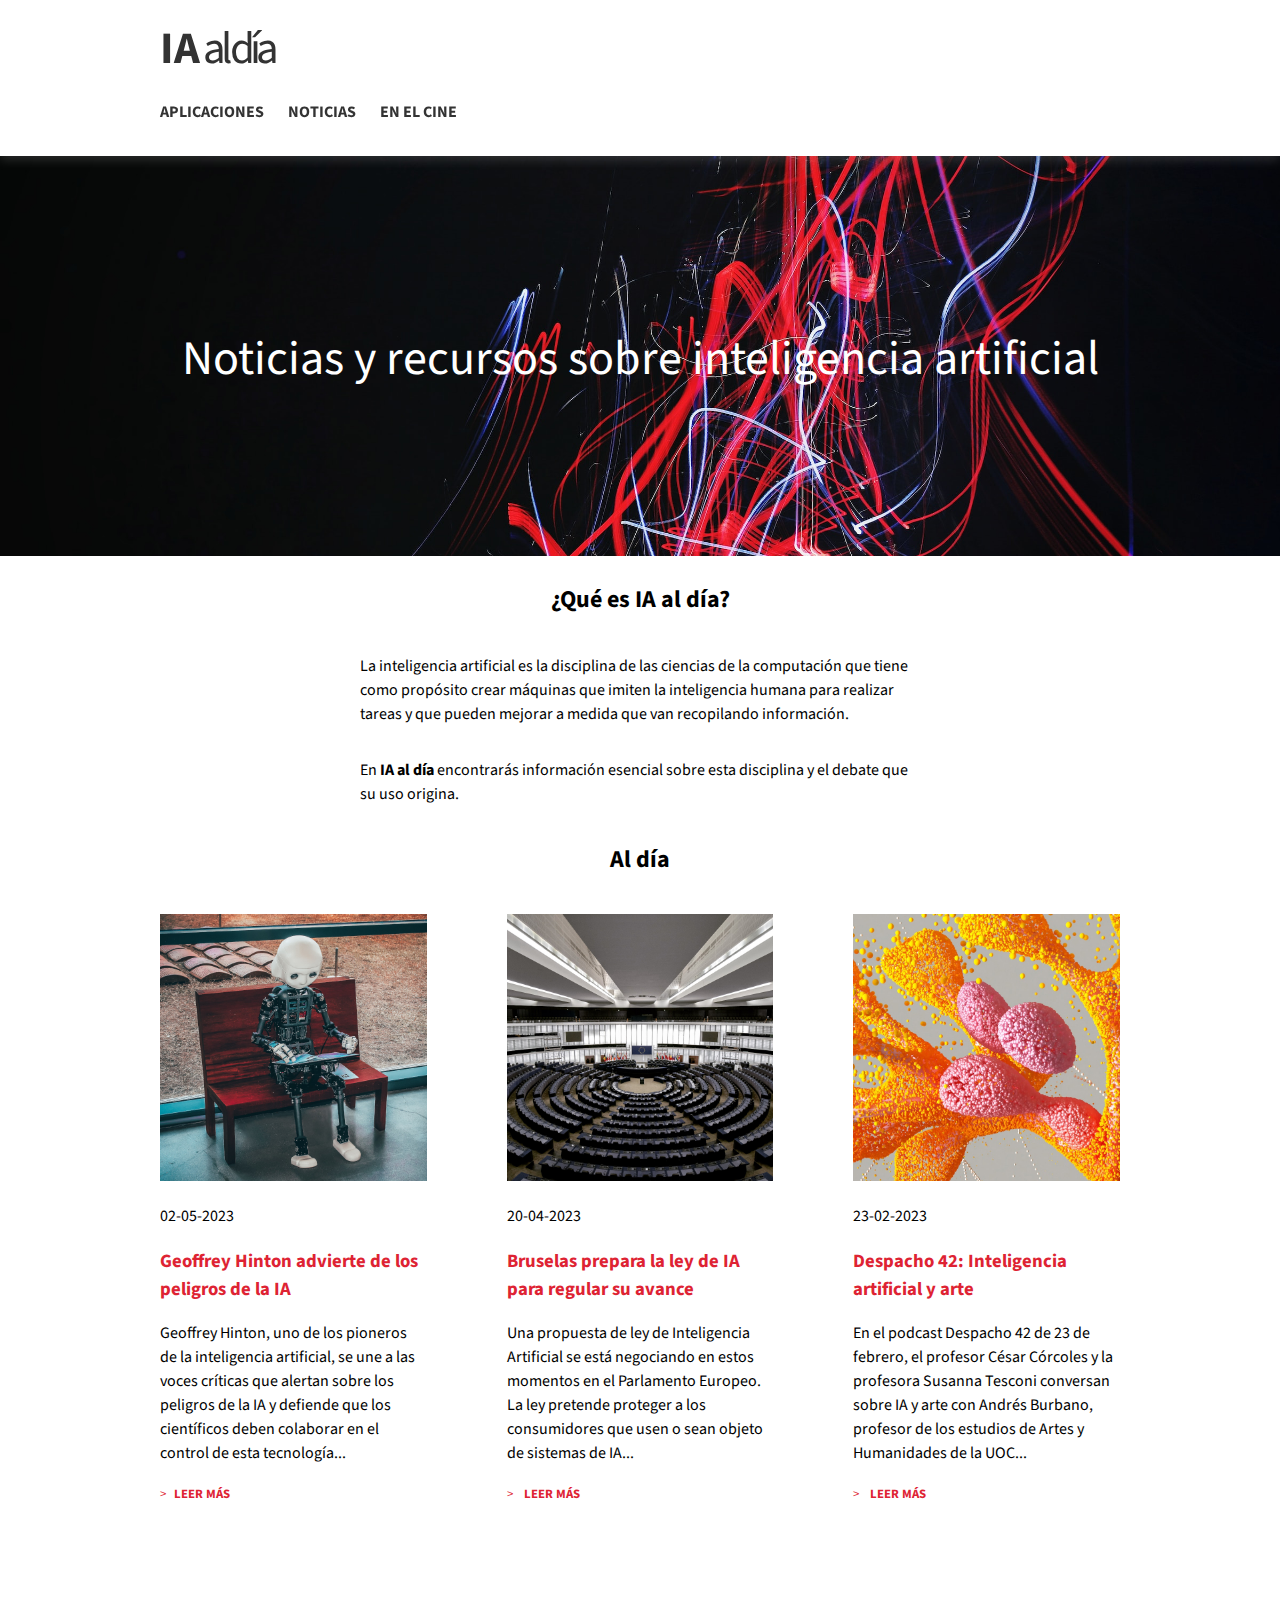
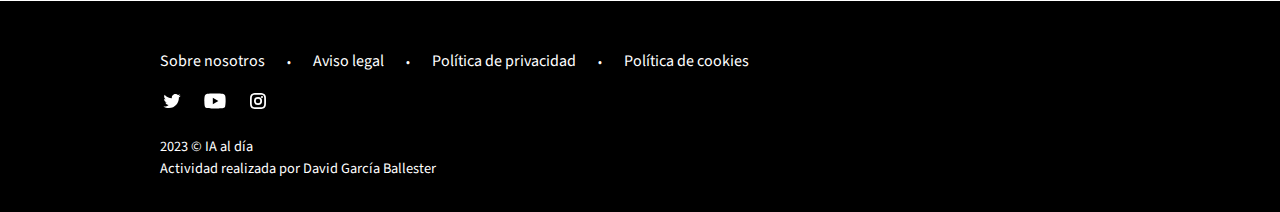
<file: index.html>
<!DOCTYPE html>
<html lang="en">
  <head>
    <meta charset="UTF-8" />
    <link rel="shortcut icon" href="img/favicon.ico" type="image/x-icon" />
    <link rel="stylesheet" href="style.css" />
    <meta name="viewport" content="width=device-width, initial-scale=1.0" />
    <title>IA al día</title>
  </head>
  <body>
    <header>
      <div>
        <a href="index.html" class="logo"><span>IA</span> al día</a>
        <nav>
          <ul class="menu">
            <li><a href="aplicaciones.html">Aplicaciones</a></li>
            <li><a href="#">Noticias</a></li>
            <li><a href="en-el-cine.html">En el cine</a></li>
          </ul>
        </nav>
      </div>
    </header>

    <main class="main-index">
      <section class="container-imagen-hero">
        <picture>
          <source srcset="img/bg-hero-home.jpg" media="(min-width: 768px)" />
          <img
            src="img/bg-hero-home-m.jpg"
            alt="Imagen IA"
            class="imagen-hero"
          />
        </picture>
        <span class="texto-imagen-hero"
          >Noticias y recursos sobre inteligencia artificial</span
        >
      </section>

      <section class="que-es-ia">
        <h2>¿Qué es IA al día?</h2>
        <p>
          La inteligencia artificial es la disciplina de las ciencias de la
          computación que tiene como propósito crear máquinas que imiten la
          inteligencia humana para realizar tareas y que pueden mejorar a medida
          que van recopilando información.
        </p>
        <p>
          En <b>IA al día</b> encontrarás información esencial sobre esta
          disciplina y el debate que su uso origina.
        </p>
      </section>

      <section class="al-dia">
        <h2>Al día</h2>
        <div class="container-noticias">
          <div>
            <figure>
              <img
                src="img/n-geoffrey-hinton.jpg"
                alt="Un robot sentado en un banco"
              />
              <figcaption>
                <p>02-05-2023</p>
                <h3 class="enlace-titular">
                  Geoffrey Hinton advierte de los peligros de la IA
                </h3>
                <p>
                  Geoffrey Hinton, uno de los pioneros de la inteligencia
                  artificial, se une a las voces críticas que alertan sobre los
                  peligros de la IA y defiende que los científicos deben
                  colaborar en el control de esta tecnología...
                </p>
                <a href="#" class="enlace-leer-mas"><span>&gt;</span>Leer más</a>
              </figcaption>
            </figure>
          </div>

          <div>
            <figure>
              <img src="img/n-ue-ia.jpg" alt="Sala de eventos" />
              <figcaption>
                <p>20-04-2023</p>
                <h3 class="enlace-titular">
                  Bruselas prepara la ley de IA para regular su avance
                </h3>
                <p>
                  Una propuesta de ley de Inteligencia Artificial se está
                  negociando en estos momentos en el Parlamento Europeo. La ley
                  pretende proteger a los consumidores que usen o sean objeto de
                  sistemas de IA...
                </p>
                <a href="#" class="enlace-leer-mas"><span>&gt; </span>Leer más</a>
              </figcaption>
            </figure>
          </div>

          <div>
            <figure>
              <img
                src="img/n-despacho42.jpg"
                alt="ADN de color naranja y hecho de bolitas pequeñas"
              />
              <figcaption>
                <p>23-02-2023</p>
                <h3 class="enlace-titular">
                  Despacho 42: Inteligencia artificial y arte
                </h3>
                <p>
                  En el podcast Despacho 42 de 23 de febrero, el profesor César
                  Córcoles y la profesora Susanna Tesconi conversan sobre IA y
                  arte con Andrés Burbano, profesor de los estudios de Artes y
                  Humanidades de la UOC...
                </p>
                <a href="despacho-42.html" class="enlace-leer-mas"
                  ><span>&gt; </span>Leer más</a
                >
              </figcaption>
            </figure>
          </div>
        </div>
      </section>
    </main>

    <footer>
      <div>
        <ul class="menu-footer">
          <li><a href="#">Sobre nosotros</a></li>
          <li><a href="#">Aviso legal</a></li>
          <li><a href="#">Política de privacidad</a></li>
          <li><a href="#">Política de cookies</a></li>
        </ul>
        <ul class="redes-sociales">
          <li>
            <a href="#"><img src="img/twitter.svg" alt="Twitter" /></a>
          </li>
          <li>
            <a href="#"><img src="img/youtube.svg" alt="Youtube" /></a>
          </li>
          <li>
            <a href="#"><img src="img/instagram.svg" alt="Instagram" /></a>
          </li>
        </ul>
        <p>2023 © IA al día</p>
        <p>Actividad realizada por David García Ballester</p>
      </div>
    </footer>
  </body>
</html>
</file>
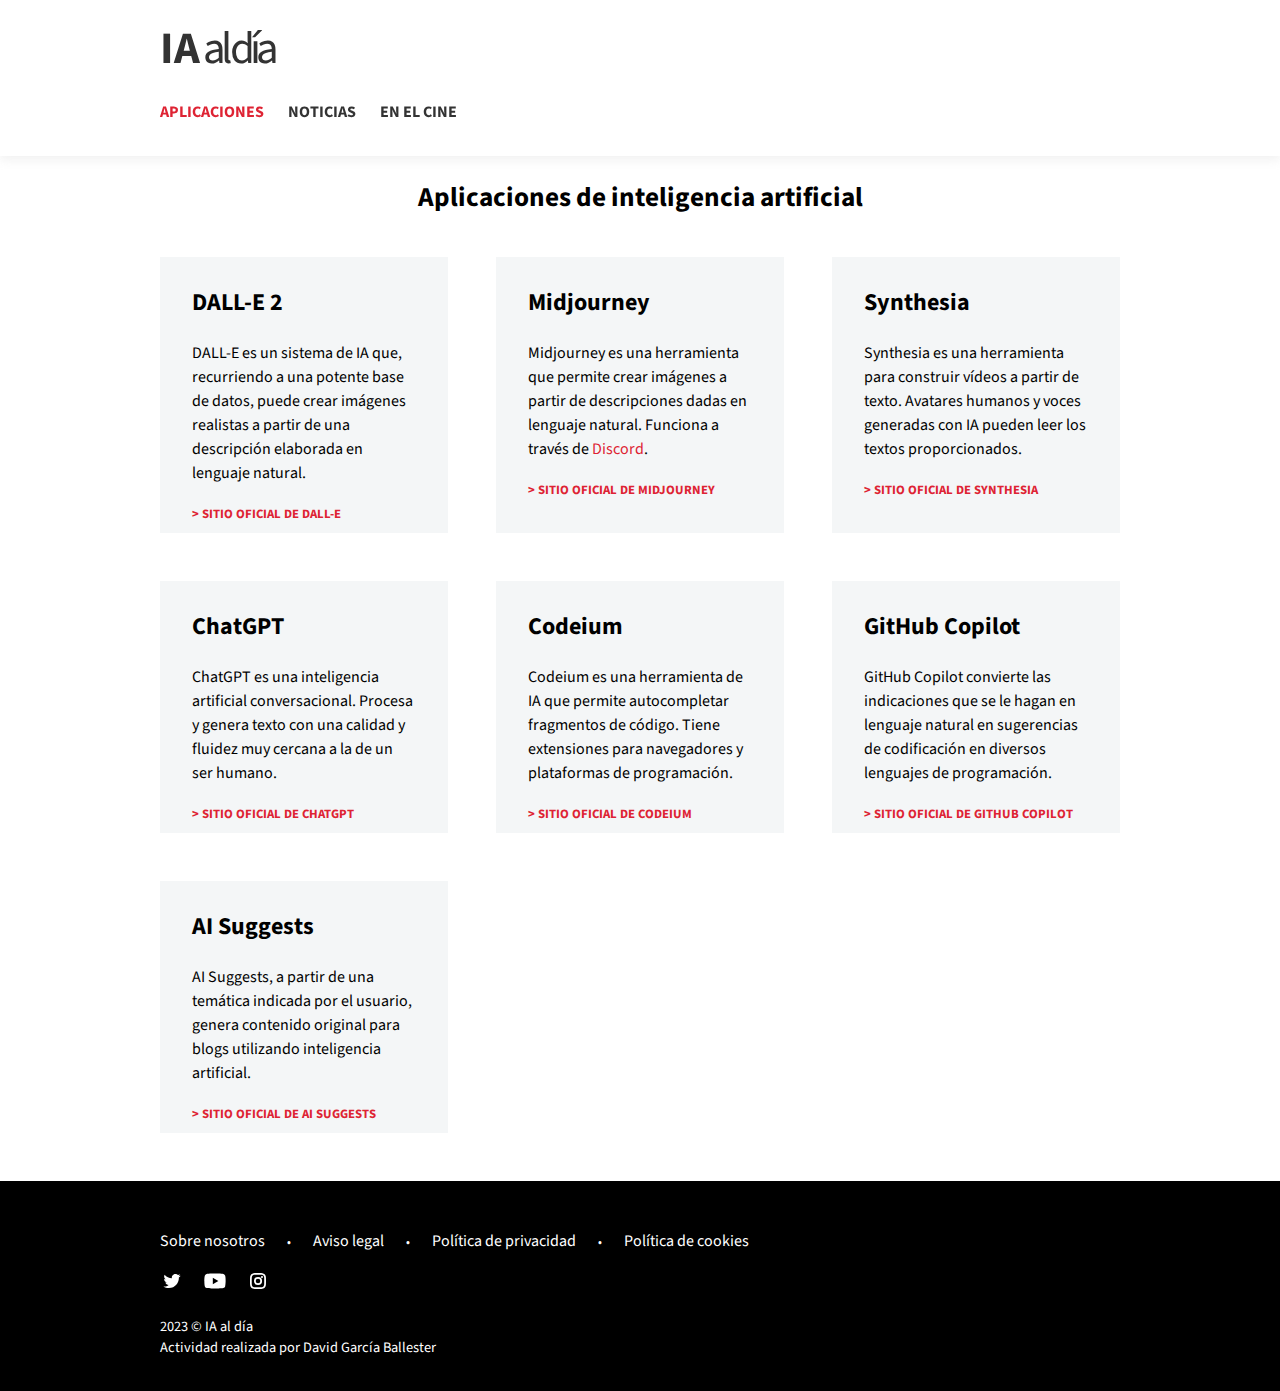
<file: aplicaciones.html>
<!DOCTYPE html>
<html lang="en">
  <head>
    <meta charset="UTF-8" />
    <link rel="shortcut icon" href="img/favicon.ico" type="image/x-icon" />
    <link rel="stylesheet" href="style.css" />
    <meta name="viewport" content="width=device-width, initial-scale=1.0" />
    <title>IA al día</title>
  </head>
  <body>
    <header>
      <div>
        <a href="index.html" class="logo"><span>IA</span> al día</a>
        <nav>
          <ul class="menu">
            <li>
              <a href="aplicaciones.html" class="destacado">Aplicaciones</a>
            </li>
            <li><a href="#">Noticias</a></li>
            <li><a href="en-el-cine.html">En el cine</a></li>
          </ul>
        </nav>
      </div>
    </header>

    <main>
      <div class="container-main centrado">
        <h2 class="texto-centrado titulo-principal">
          Aplicaciones de inteligencia artificial
        </h2>
        <div class="container-grid">
          <div class="tarjeta">
            <h2>DALL-E 2</h2>
            <p>
              DALL-E es un sistema de IA que, recurriendo a una potente base de
              datos, puede crear imágenes realistas a partir de una descripción
              elaborada en lenguaje natural.
            </p>
            <a
              href="https://openai.com/product/dall-e-2"
              class="enlace-leer-mas"
              ><span>&gt; </span>Sitio oficial de DALL-E</a
            >
          </div>

          <div class="tarjeta">
            <h2>Midjourney</h2>
            <p>
              Midjourney es una herramienta que permite crear imágenes a partir
              de descripciones dadas en lenguaje natural. Funciona a través de
              <a href="https://discord.com" class="enlace-texto">Discord</a>.
            </p>
            <a href="https://discord.com" class="enlace-leer-mas"
              ><span>&gt; </span>Sitio oficial de Midjourney</a
            >
          </div>

          <div class="tarjeta">
            <h2>Synthesia</h2>
            <p>
              Synthesia es una herramienta para construir vídeos a partir de
              texto. Avatares humanos y voces generadas con IA pueden leer los
              textos proporcionados.
            </p>
            <a href="https://www.synthesia.io/" class="enlace-leer-mas"
              ><span>&gt; </span>Sitio oficial de Synthesia</a
            >
          </div>

          <div class="tarjeta">
            <h2>ChatGPT</h2>
            <p>
              ChatGPT es una inteligencia artificial conversacional. Procesa y
              genera texto con una calidad y fluidez muy cercana a la de un ser
              humano.
            </p>
            <a href="https://chat.openai.com/" class="enlace-leer-mas"
              ><span>&gt; </span>Sitio oficial de ChatGPT</a
            >
          </div>

          <div class="tarjeta">
            <h2>Codeium</h2>
            <p>
              Codeium es una herramienta de IA que permite autocompletar
              fragmentos de código. Tiene extensiones para navegadores y
              plataformas de programación.
            </p>
            <a href="https://codeium.com/" class="enlace-leer-mas"
              ><span>&gt; </span>Sitio oficial de Codeium</a
            >
          </div>

          <div class="tarjeta">
            <h2>GitHub Copilot</h2>
            <p>
              GitHub Copilot convierte las indicaciones que se le hagan en
              lenguaje natural en sugerencias de codificación en diversos
              lenguajes de programación.
            </p>
            <a
              href="https://github.com/features/copilot"
              class="enlace-leer-mas"
              ><span>&gt; </span>Sitio oficial de GitHub Copilot</a
            >
          </div>

          <div class="tarjeta">
            <h2>AI Suggests</h2>
            <p>
              AI Suggests, a partir de una temática indicada por el usuario,
              genera contenido original para blogs utilizando inteligencia
              artificial.
            </p>
            <a href="https://ai-suggests.com/" class="enlace-leer-mas"
              ><span>&gt; </span>Sitio oficial de AI Suggests</a
            >
          </div>
        </div>
      </div>
    </main>

    <footer>
      <div>
        <ul class="menu-footer">
          <li><a href="#">Sobre nosotros</a></li>
          <li><a href="#">Aviso legal</a></li>
          <li><a href="#">Política de privacidad</a></li>
          <li><a href="#">Política de cookies</a></li>
        </ul>
        <ul class="redes-sociales">
          <li>
            <a href="#"><img src="img/twitter.svg" alt="Twitter" /></a>
          </li>
          <li>
            <a href="#"><img src="img/youtube.svg" alt="Youtube" /></a>
          </li>
          <li>
            <a href="#"><img src="img/instagram.svg" alt="Instagram" /></a>
          </li>
        </ul>
        <p>2023 © IA al día</p>
        <p>Actividad realizada por David García Ballester</p>
      </div>
    </footer>
  </body>
</html>
</file>
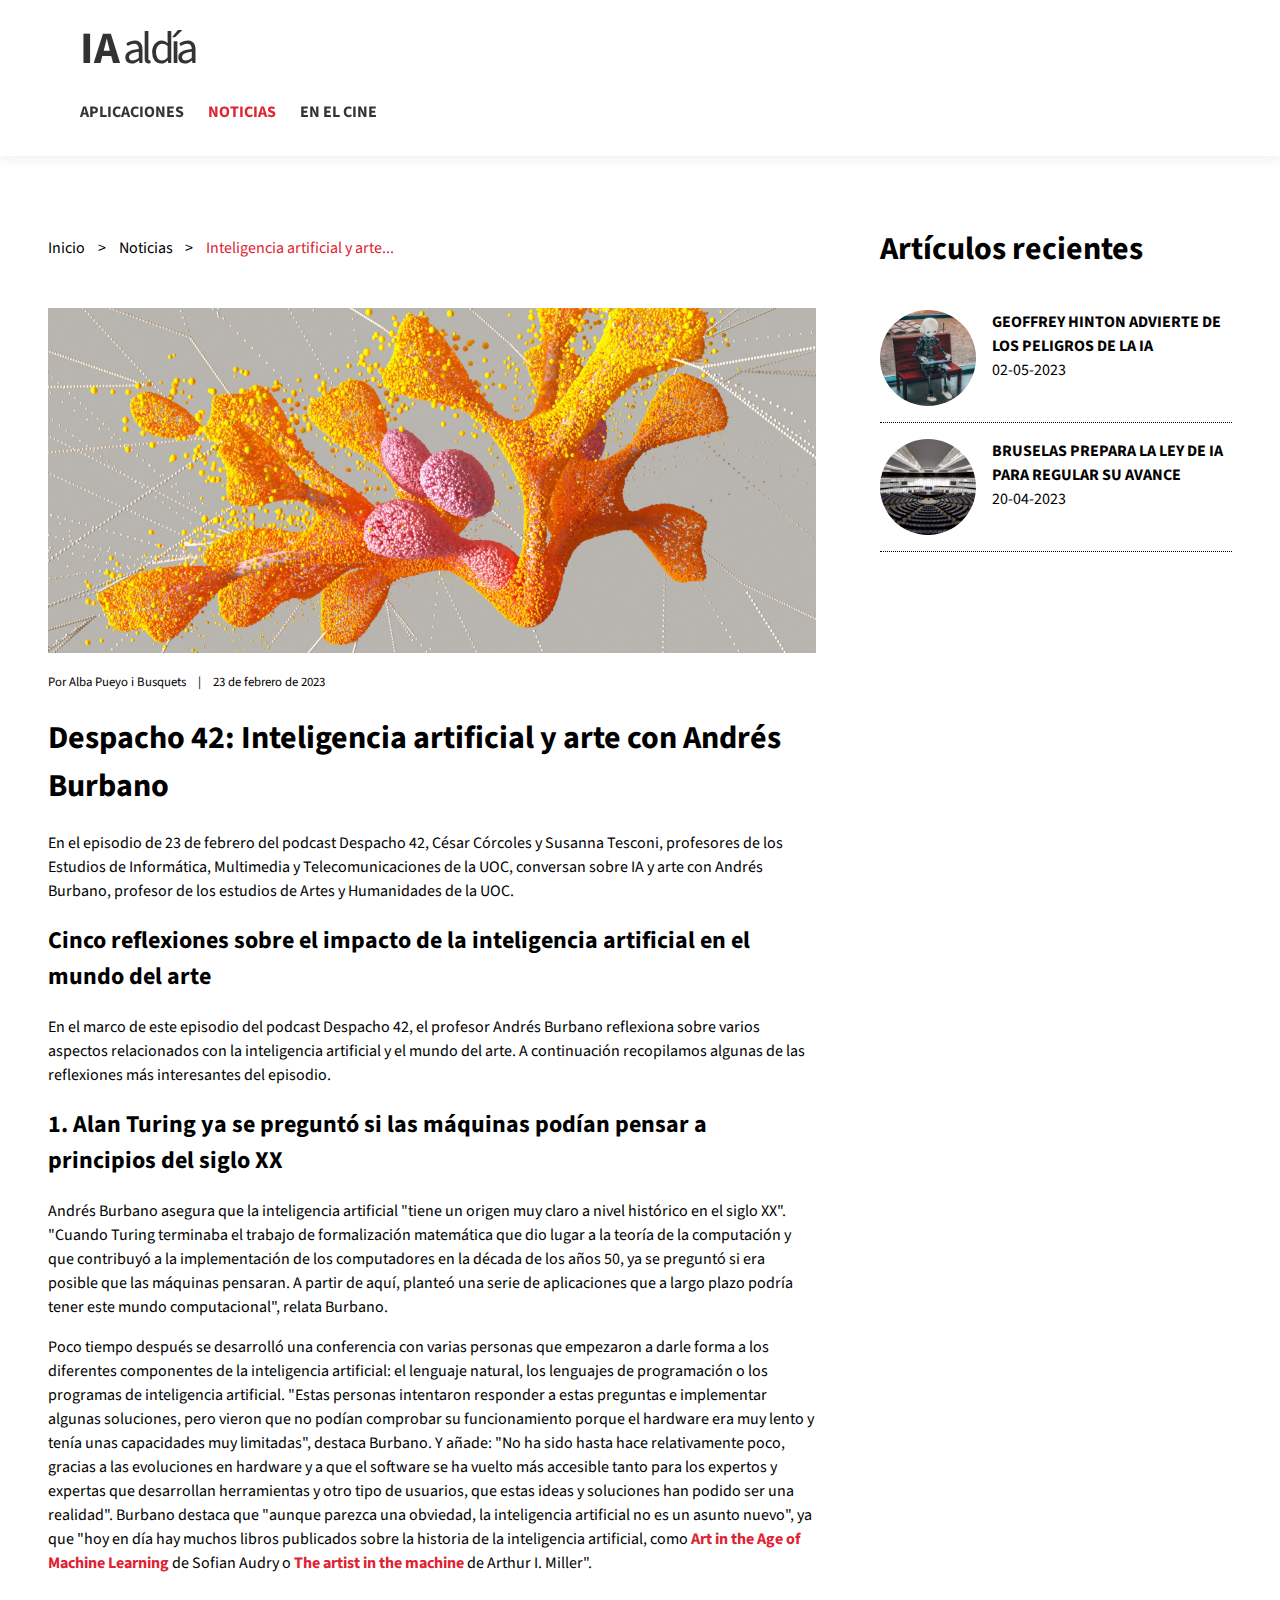
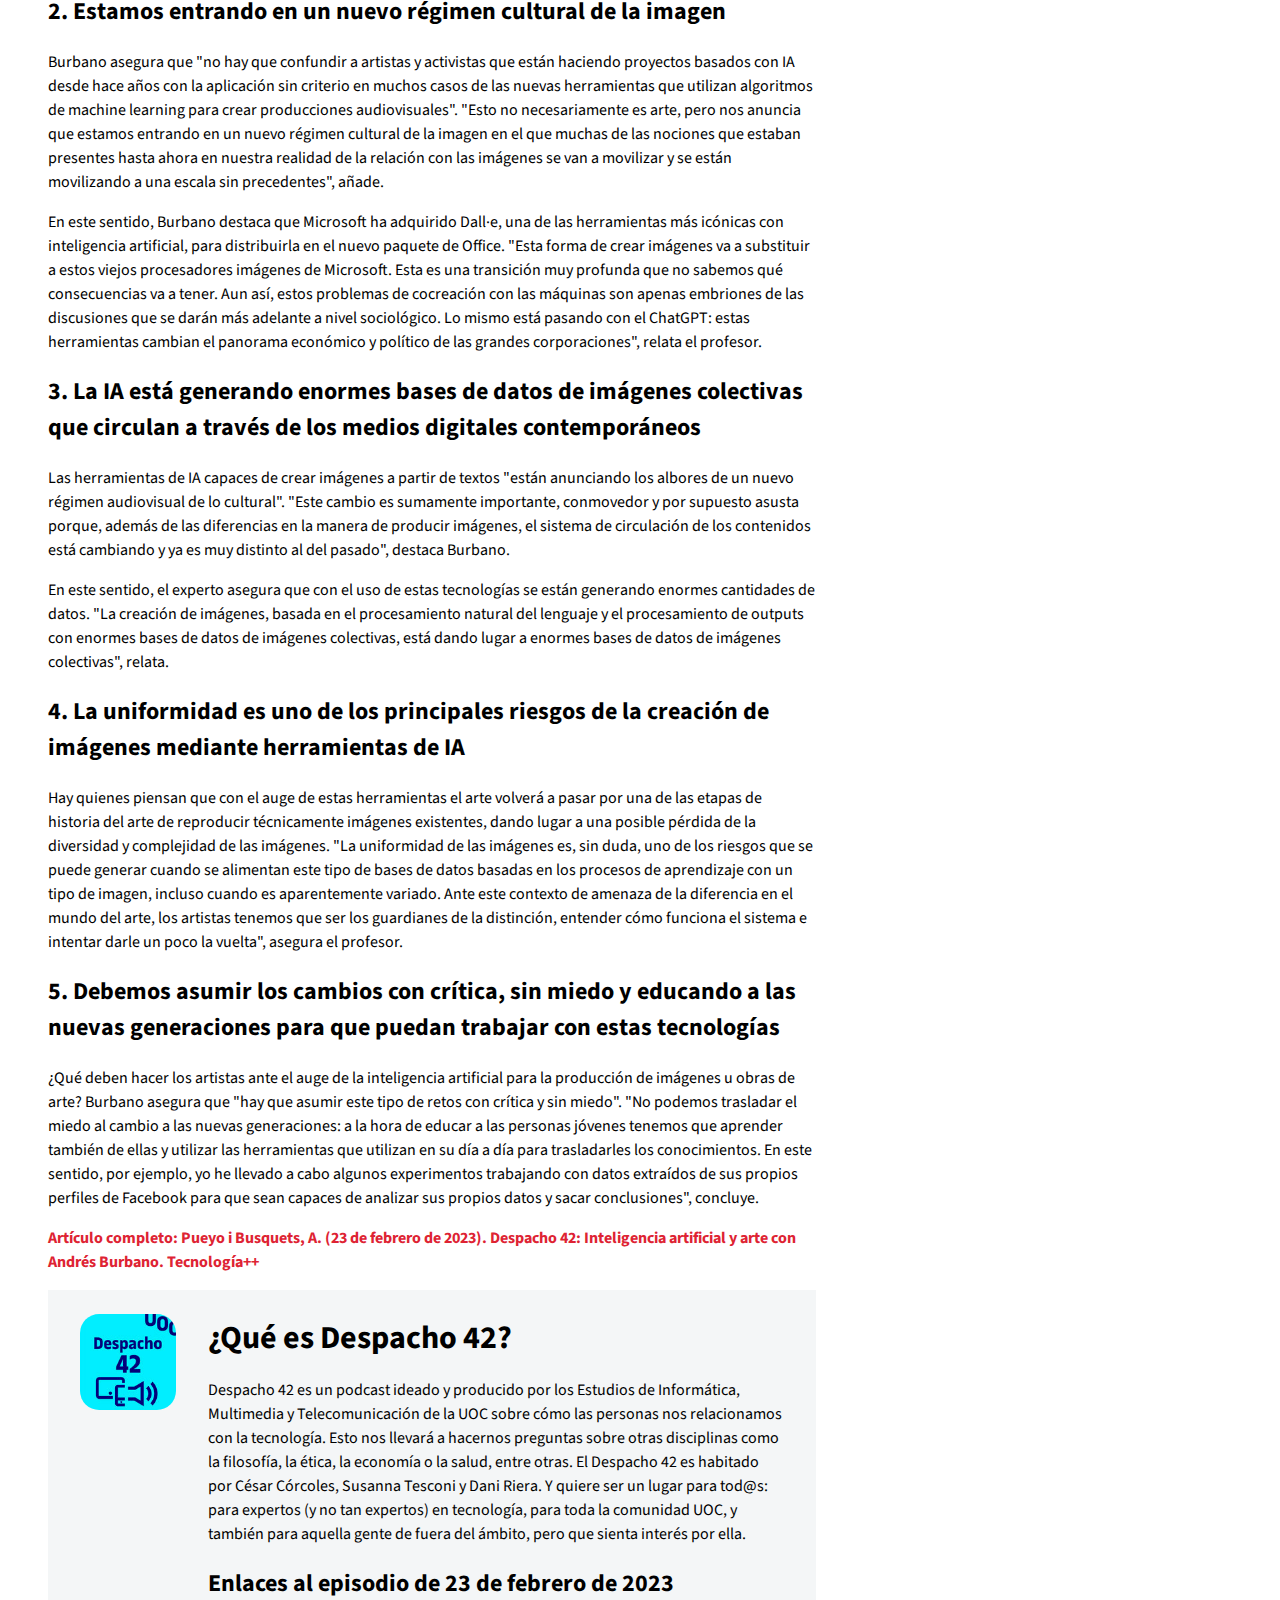
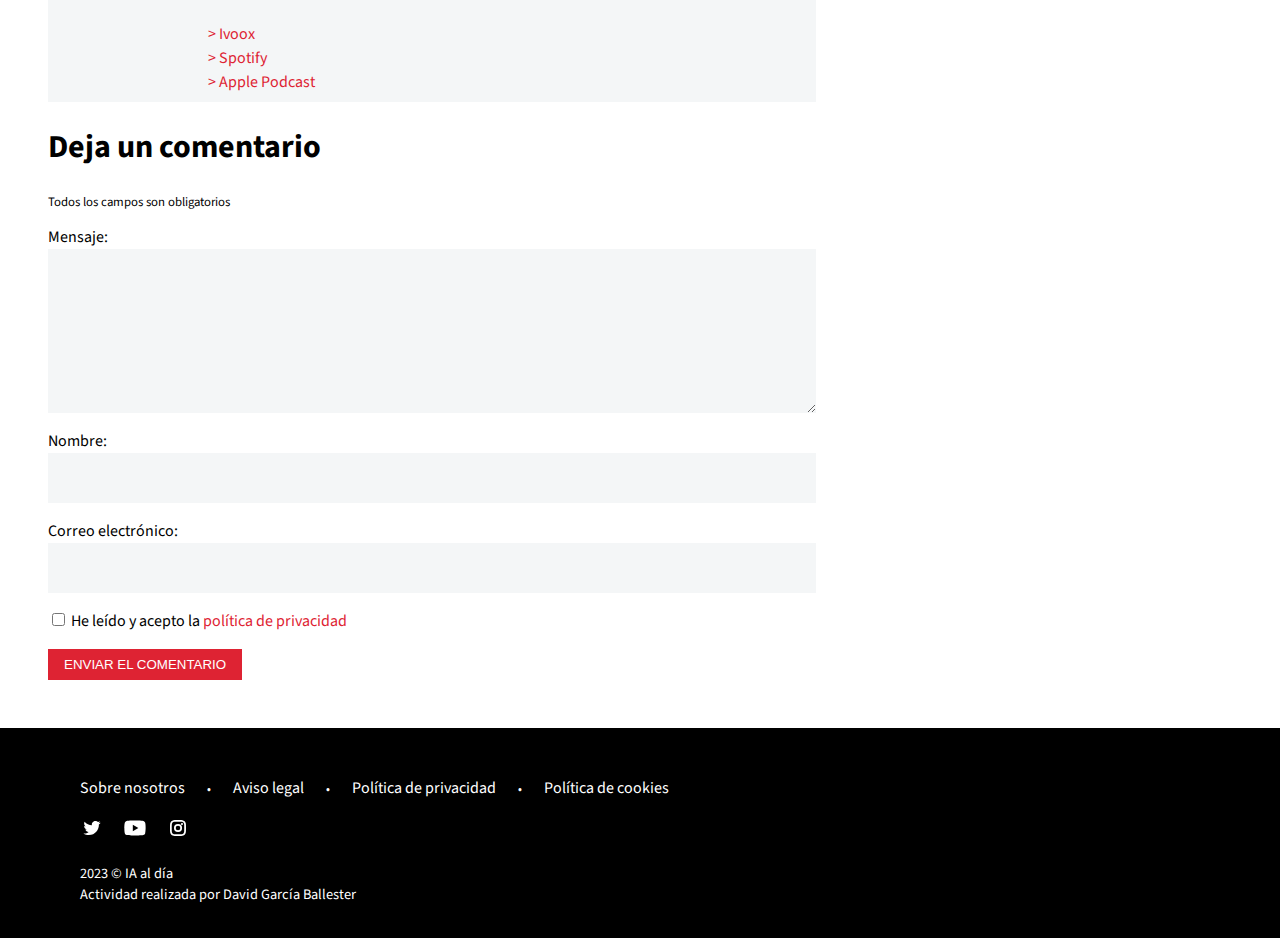
<file: despacho-42.html>
<!DOCTYPE html>
<html lang="en">
  <head>
    <meta charset="UTF-8" />
    <link rel="shortcut icon" href="img/favicon.ico" type="image/x-icon" />
    <link rel="stylesheet" href="style.css" />
    <meta name="viewport" content="width=device-width, initial-scale=1.0" />
    <title>IA al día</title>
  </head>
  <body>
    <header>
      <div class="header-despacho">
        <a href="index.html" class="logo"><span>IA</span> al día</a>
        <nav>
          <ul class="menu">
            <li>
              <a href="aplicaciones.html">Aplicaciones</a>
            </li>
            <li><a href="#" class="destacado">Noticias</a></li>
            <li><a href="en-el-cine.html">En el cine</a></li>
          </ul>
        </nav>
      </div>
    </header>

    <main>
      <div class="container-main container-despacho">
        <div>
          <section class="breadcrumbs">
            <span><a href="index.html">Inicio</a></span>
            <span>></span>
            <span><a href="#">Noticias</a></span>
            <span>></span>
            <span class="destacado">Inteligencia artificial y arte...</span>
          </section>
          <section>
            <figure>
              <img
                src="img/n-despacho42-post.jpg"
                width="100%"
                alt="ADN de color naranja y hecho de bolitas pequeñas"
              />
              <figcaption>
                <p class="small">
                  Por Alba Pueyo i Busquets &nbsp;&nbsp; | &nbsp;&nbsp; 23 de
                  febrero de 2023
                </p>
              </figcaption>
            </figure>
          </section>
          <section>
            <h1>
              Despacho 42: Inteligencia artificial y arte con Andrés Burbano
            </h1>
            <p>
              En el episodio de 23 de febrero del podcast Despacho 42, César
              Córcoles y Susanna Tesconi, profesores de los Estudios de
              Informática, Multimedia y Telecomunicaciones de la UOC, conversan
              sobre IA y arte con Andrés Burbano, profesor de los estudios de
              Artes y Humanidades de la UOC.
            </p>

            <h2>
              Cinco reflexiones sobre el impacto de la inteligencia artificial
              en el mundo del arte
            </h2>
            <p>
              En el marco de este episodio del podcast Despacho 42, el profesor
              Andrés Burbano reflexiona sobre varios aspectos relacionados con
              la inteligencia artificial y el mundo del arte. A continuación
              recopilamos algunas de las reflexiones más interesantes del
              episodio.
            </p>

            <h2>
              1. Alan Turing ya se preguntó si las máquinas podían pensar a
              principios del siglo XX
            </h2>
            <p>
              Andrés Burbano asegura que la inteligencia artificial "tiene un
              origen muy claro a nivel histórico en el siglo XX". "Cuando Turing
              terminaba el trabajo de formalización matemática que dio lugar a
              la teoría de la computación y que contribuyó a la implementación
              de los computadores en la década de los años 50, ya se preguntó si
              era posible que las máquinas pensaran. A partir de aquí, planteó
              una serie de aplicaciones que a largo plazo podría tener este
              mundo computacional", relata Burbano.
            </p>
            <p>
              Poco tiempo después se desarrolló una conferencia con varias
              personas que empezaron a darle forma a los diferentes componentes
              de la inteligencia artificial: el lenguaje natural, los lenguajes
              de programación o los programas de inteligencia artificial. "Estas
              personas intentaron responder a estas preguntas e implementar
              algunas soluciones, pero vieron que no podían comprobar su
              funcionamiento porque el hardware era muy lento y tenía unas
              capacidades muy limitadas", destaca Burbano. Y añade: "No ha sido
              hasta hace relativamente poco, gracias a las evoluciones en
              hardware y a que el software se ha vuelto más accesible tanto para
              los expertos y expertas que desarrollan herramientas y otro tipo
              de usuarios, que estas ideas y soluciones han podido ser una
              realidad". Burbano destaca que "aunque parezca una obviedad, la
              inteligencia artificial no es un asunto nuevo", ya que "hoy en día
              hay muchos libros publicados sobre la historia de la inteligencia
              artificial, como
              <a
                href="https://mitpress.mit.edu/9780262046183/art-in-the-age-of-machine-learning/"
                class="enlace-texto"
                >Art in the Age of Machine Learning</a
              >
              de Sofian Audry o
              <a href="https://www.artistinthemachine.net/" class="enlace-texto"
                >The artist in the machine</a
              >
              de Arthur I. Miller".
            </p>

            <h2>
              2. Estamos entrando en un nuevo régimen cultural de la imagen
            </h2>
            <p>
              Burbano asegura que "no hay que confundir a artistas y activistas
              que están haciendo proyectos basados con IA desde hace años con la
              aplicación sin criterio en muchos casos de las nuevas herramientas
              que utilizan algoritmos de machine learning para crear
              producciones audiovisuales". "Esto no necesariamente es arte, pero
              nos anuncia que estamos entrando en un nuevo régimen cultural de
              la imagen en el que muchas de las nociones que estaban presentes
              hasta ahora en nuestra realidad de la relación con las imágenes se
              van a movilizar y se están movilizando a una escala sin
              precedentes", añade.
            </p>
            <p>
              En este sentido, Burbano destaca que Microsoft ha adquirido
              Dall·e, una de las herramientas más icónicas con inteligencia
              artificial, para distribuirla en el nuevo paquete de Office. "Esta
              forma de crear imágenes va a substituir a estos viejos
              procesadores imágenes de Microsoft. Esta es una transición muy
              profunda que no sabemos qué consecuencias va a tener. Aun así,
              estos problemas de cocreación con las máquinas son apenas
              embriones de las discusiones que se darán más adelante a nivel
              sociológico. Lo mismo está pasando con el ChatGPT: estas
              herramientas cambian el panorama económico y político de las
              grandes corporaciones", relata el profesor.
            </p>

            <h2>
              3. La IA está generando enormes bases de datos de imágenes
              colectivas que circulan a través de los medios digitales
              contemporáneos
            </h2>
            <p>
              Las herramientas de IA capaces de crear imágenes a partir de
              textos "están anunciando los albores de un nuevo régimen
              audiovisual de lo cultural". "Este cambio es sumamente importante,
              conmovedor y por supuesto asusta porque, además de las diferencias
              en la manera de producir imágenes, el sistema de circulación de
              los contenidos está cambiando y ya es muy distinto al del pasado",
              destaca Burbano.
            </p>
            <p>
              En este sentido, el experto asegura que con el uso de estas
              tecnologías se están generando enormes cantidades de datos. "La
              creación de imágenes, basada en el procesamiento natural del
              lenguaje y el procesamiento de outputs con enormes bases de datos
              de imágenes colectivas, está dando lugar a enormes bases de datos
              de imágenes colectivas", relata.
            </p>

            <h2>
              4. La uniformidad es uno de los principales riesgos de la creación
              de imágenes mediante herramientas de IA
            </h2>
            <p>
              Hay quienes piensan que con el auge de estas herramientas el arte
              volverá a pasar por una de las etapas de historia del arte de
              reproducir técnicamente imágenes existentes, dando lugar a una
              posible pérdida de la diversidad y complejidad de las imágenes.
              "La uniformidad de las imágenes es, sin duda, uno de los riesgos
              que se puede generar cuando se alimentan este tipo de bases de
              datos basadas en los procesos de aprendizaje con un tipo de
              imagen, incluso cuando es aparentemente variado. Ante este
              contexto de amenaza de la diferencia en el mundo del arte, los
              artistas tenemos que ser los guardianes de la distinción, entender
              cómo funciona el sistema e intentar darle un poco la vuelta",
              asegura el profesor.
            </p>

            <h2>
              5. Debemos asumir los cambios con crítica, sin miedo y educando a
              las nuevas generaciones para que puedan trabajar con estas
              tecnologías
            </h2>
            <p>
              ¿Qué deben hacer los artistas ante el auge de la inteligencia
              artificial para la producción de imágenes u obras de arte? Burbano
              asegura que "hay que asumir este tipo de retos con crítica y sin
              miedo". "No podemos trasladar el miedo al cambio a las nuevas
              generaciones: a la hora de educar a las personas jóvenes tenemos
              que aprender también de ellas y utilizar las herramientas que
              utilizan en su día a día para trasladarles los conocimientos. En
              este sentido, por ejemplo, yo he llevado a cabo algunos
              experimentos trabajando con datos extraídos de sus propios
              perfiles de Facebook para que sean capaces de analizar sus propios
              datos y sacar conclusiones", concluye.
            </p>
            <p>
              <a
                href="https://blogs.uoc.edu/informatica/despacho-42-inteligencia-artificial-y-arte/"
                class="enlace-texto"
                >Artículo completo: Pueyo i Busquets, A. (23 de febrero de
                2023). Despacho 42: Inteligencia artificial y arte con Andrés
                Burbano. Tecnología++</a
              >
            </p>
          </section>

          <section class="que-es-despacho">
            <div class="tarjeta">
              <img
                src="img/isologo-despacho42.jpg"
                alt="Imagen con estilo de la UOC que pone Despacho 42"
                class="isologo"
              />
              <div>
                <h2 class="titulo-despacho">¿Qué es Despacho 42?</h2>
                <p>
                  Despacho 42 es un podcast ideado y producido por los Estudios
                  de Informática, Multimedia y Telecomunicación de la UOC sobre
                  cómo las personas nos relacionamos con la tecnología. Esto nos
                  llevará a hacernos preguntas sobre otras disciplinas como la
                  filosofía, la ética, la economía o la salud, entre otras. El
                  Despacho 42 es habitado por César Córcoles, Susanna Tesconi y
                  Dani Riera. Y quiere ser un lugar para tod@s: para expertos (y
                  no tan expertos) en tecnología, para toda la comunidad UOC, y
                  también para aquella gente de fuera del ámbito, pero que
                  sienta interés por ella.
                </p>
                <div>
                  <h2>Enlaces al episodio de 23 de febrero de 2023</h2>
                  <div class="enlaces-episodio-23">
                    <a
                      href="https://go.ivoox.com/rf/103575056?utm_source=embed_audio_new&utm_medium=share&utm_campaign=new_embeds8"
                      ><span>&gt; </span>Ivoox</a
                    >
                    <a
                      href="https://open.spotify.com/episode/5a7qHBmOFktjCaqlAKgEz1?si=aa986f248ee14acb"
                      ><span>&gt; </span>Spotify</a
                    >
                    <a
                      href="https://podcasts.apple.com/us/podcast/despacho-42-tecnolog%C3%ADa-y-arte-con-andr%C3%A9s-burbano/id1499615619?i=1000601274966"
                      ><span>&gt; </span>Apple Podcast</a
                    >
                  </div>
                </div>
              </div>
            </div>
          </section>

          <section>
            <h1>Deja un comentario</h1>
            <p class="small">Todos los campos son obligatorios</p>
            <form action="" method="POST">
              <div>
                <label for="mensaje">Mensaje:</label>
                <textarea
                  id="mensaje"
                  name="mensaje"
                  rows="4"
                  required
                ></textarea>
              </div>
              <div>
                <label for="nombre">Nombre:</label>
                <input type="text" id="nombre" name="nombre" required />
              </div>
              <div>
                <label for="email">Correo electrónico:</label>
                <input type="email" id="email" name="email" required />
              </div>

              <label for="politica_privacidad">
                <input
                  type="checkbox"
                  id="politica_privacidad"
                  name="politica_privacidad"
                  required
                />
                He leído y acepto la
                <a href="">política de privacidad</a></label
              >

              <button type="submit">ENVIAR EL COMENTARIO</button>
            </form>
          </section>
        </div>
        <section class="seccion-art-reciente">
          <h1>Artículos recientes</h1>
          <div class="tarjeta-art-reciente">
            <img
              src="img/n-geoffrey-hinton-thumbnail.jpg"
              alt="Robot con una tablet"
            />
            <div>
              <p class="titulo-art-recient">
                Geoffrey Hinton advierte de los peligros de la IA
              </p>
              <p>02-05-2023</p>
            </div>
          </div>
          <div class="tarjeta-art-reciente">
            <img src="img/n-ue-ia-thumbnail.jpg" alt="Sala de conferencias" />
            <div>
              <p class="titulo-art-recient">
                Bruselas prepara la ley de IA para regular su avance
              </p>
              <p>20-04-2023</p>
            </div>
          </div>
        </section>
      </div>
    </main>

    <footer>
      <div class="footer-despacho">
        <ul class="menu-footer">
          <li><a href="#">Sobre nosotros</a></li>
          <li><a href="#">Aviso legal</a></li>
          <li><a href="#">Política de privacidad</a></li>
          <li><a href="#">Política de cookies</a></li>
        </ul>
        <ul class="redes-sociales">
          <li>
            <a href="#"><img src="img/twitter.svg" alt="Twitter" /></a>
          </li>
          <li>
            <a href="#"><img src="img/youtube.svg" alt="Youtube" /></a>
          </li>
          <li>
            <a href="#"><img src="img/instagram.svg" alt="Instagram" /></a>
          </li>
        </ul>
        <p>2023 © IA al día</p>
        <p>Actividad realizada por David García Ballester</p>
      </div>
    </footer>
  </body>
</html>
</file>
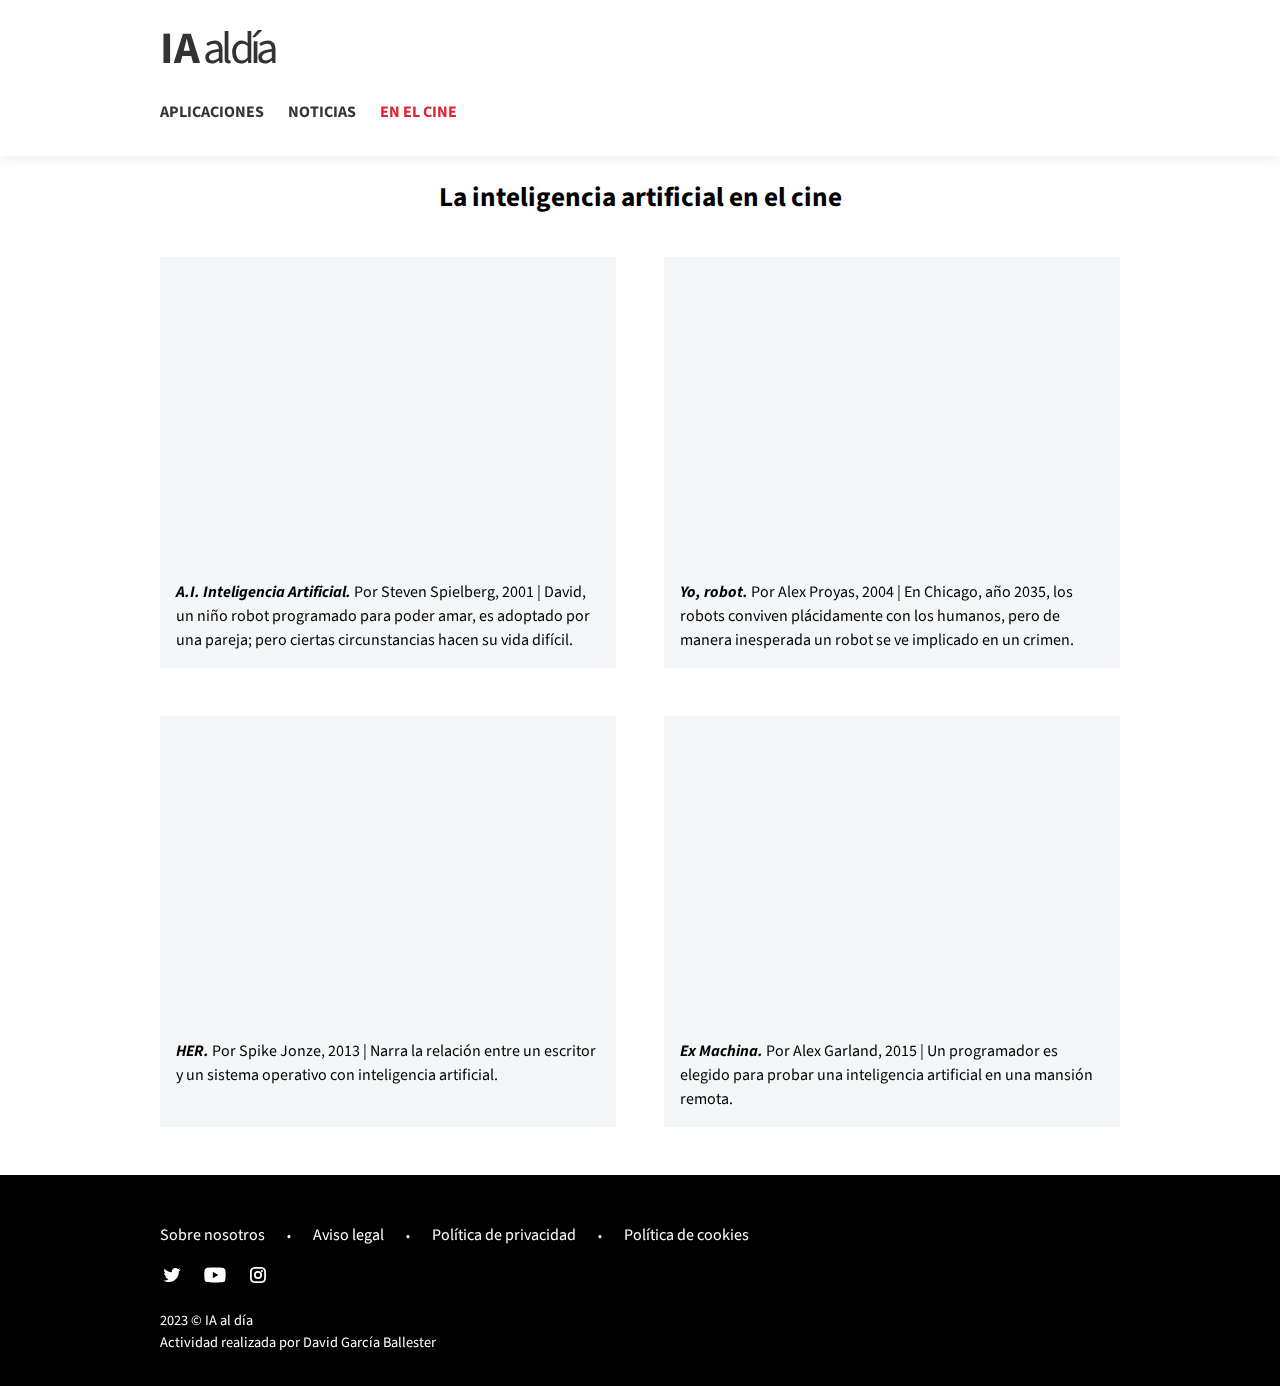
<file: en-el-cine.html>
<!DOCTYPE html>
<html lang="en">
  <head>
    <meta charset="UTF-8" />
    <link rel="shortcut icon" href="img/favicon.ico" type="image/x-icon" />
    <link rel="stylesheet" href="style.css" />
    <meta name="viewport" content="width=device-width, initial-scale=1.0" />
    <title>IA al día</title>
  </head>
  <body>
    <header>
      <div>
        <a href="index.html" class="logo"><span>IA</span> al día</a>
        <nav>
          <ul class="menu">
            <li>
              <a href="aplicaciones.html">Aplicaciones</a>
            </li>
            <li><a href="#">Noticias</a></li>
            <li><a href="en-el-cine.html" class="destacado">En el cine</a></li>
          </ul>
        </nav>
      </div>
    </header>

    <main>
      <div class="container-main centrado">
        <h2 class="texto-centrado titulo-principal">
          La inteligencia artificial en el cine
        </h2>
        <div class="container-grid container-cine">
          <div class="tarjeta tarjeta-cine">
            <iframe
              width="100%"
              height="300"
              src="https://www.youtube.com/embed/_19pRsZRiz4"
              title="YouTube video player"
              frameborder="0"
              allow="accelerometer; autoplay; clipboard-write; encrypted-media; gyroscope; picture-in-picture; web-share"
              allowfullscreen
            ></iframe>
            <p>
              <b><i>A.I. Inteligencia Artificial.</i></b> Por Steven Spielberg,
              2001 | David, un niño robot programado para poder amar, es
              adoptado por una pareja; pero ciertas circunstancias hacen su vida
              difícil.
            </p>
          </div>
          <div class="tarjeta tarjeta-cine">
            <iframe
              width="100%"
              height="300"
              src="https://www.youtube.com/embed/xR3TT0nSORc"
              frameborder="0"
              allowfullscreen
            ></iframe>
            <p>
              <b><i>Yo, robot.</i></b> Por Alex Proyas, 2004 | En Chicago, año
              2035, los robots conviven plácidamente con los humanos, pero de
              manera inesperada un robot se ve implicado en un crimen.
            </p>
          </div>
          <div class="tarjeta tarjeta-cine">
            <iframe
              width="100%"
              height="300"
              src="https://www.youtube.com/embed/UVMcpZ42BkA"
              frameborder="0"
              allowfullscreen
            ></iframe>
            <p>
              <b><i>HER.</i></b> Por Spike Jonze, 2013 | Narra la relación entre
              un escritor y un sistema operativo con inteligencia artificial.
            </p>
          </div>
          <div class="tarjeta tarjeta-cine">
            <iframe
              width="100%"
              height="300"
              src="https://www.youtube.com/embed/sNExF5WYMaA"
              frameborder="0"
              allowfullscreen
            ></iframe>
            <p>
              <b><i>Ex Machina.</i></b> Por Alex Garland, 2015 | Un programador
              es elegido para probar una inteligencia artificial en una mansión
              remota.
            </p>
          </div>
        </div>
      </div>
    </main>

    <footer>
      <div>
        <ul class="menu-footer">
          <li><a href="#">Sobre nosotros</a></li>
          <li><a href="#">Aviso legal</a></li>
          <li><a href="#">Política de privacidad</a></li>
          <li><a href="#">Política de cookies</a></li>
        </ul>
        <ul class="redes-sociales">
          <li>
            <a href="#"><img src="img/twitter.svg" alt="Twitter" /></a>
          </li>
          <li>
            <a href="#"><img src="img/youtube.svg" alt="Youtube" /></a>
          </li>
          <li>
            <a href="#"><img src="img/instagram.svg" alt="Instagram" /></a>
          </li>
        </ul>
        <p>2023 © IA al día</p>
        <p>Actividad realizada por David García Ballester</p>
      </div>
    </footer>
  </body>
</html>
</file>
<file: style.css>
@import url("https://fonts.googleapis.com/css2?family=Source+Sans+Pro:ital,wght@0,400;0,700;1,400;1,700&display=swap");

:root {
  line-height: 1.5;
  font-weight: 400;
  font-family: "Source Sans Pro", Arial, sans-serif;
  color-scheme: light dark;
  color: #000;
  background-color: #fff;
  overflow-x: hidden;
}

body {
  margin: 0;
}

a {
  text-decoration: none;
  color: rgb(222, 35, 51);
  text-transform: uppercase;
}

ul {
  list-style-type: none;
  padding: 0;
  margin: 0;
}

.centrado {
  display: flex;
  flex-direction: column;
  align-items: center;
  justify-content: center;
}

.texto-centrado {
  text-align: center;
}

.small {
  font-size: 0.8rem;
}

.enlace-texto:hover,
.enlace-titular:hover,
.enlace-leer-mas:hover {
  color: rgb(0, 0, 0);
  text-decoration: underline;
  cursor: pointer;
}

/* ----------- Menu ------------ */
header {
  position: sticky;
  top: -80px;
  width: 100%;
  display: flex;
  justify-content: center;
  align-items: center;
  flex-direction: column;
  z-index: 1;
  background-color: #fff;
  padding: 1rem 0 2rem 0;
  box-shadow: 0px 4px 10px rgb(184 184 184 / 20%);
}

header > div {
  display: flex;
  justify-content: center;
  align-items: center;
  flex-direction: column;
}

.logo {
  margin-bottom: 1rem;
  font-size: 45px;
  text-decoration: none;
  color: #333;
  letter-spacing: -5px;
  word-spacing: -1px;
  text-transform: none;
}

.logo > span {
  font-weight: bold;
  letter-spacing: 0px;
  word-spacing: 0px;
}

.menu {
  list-style-type: none;
  padding: 0;
  margin: 0;
  gap: 0.5rem;
  display: flex;
  flex-direction: column;
  align-items: center;
}

.menu li {
  font-weight: bold;
  text-transform: uppercase;
}

.menu a {
  text-decoration: none;
  color: #333;
}

.menu a:hover,
.logo:hover {
  color: rgba(0, 0, 0, 0.5);
}

.menu .destacado,
.destacado {
  color: rgb(222, 35, 51);
}

/* ------------------------------ */

/* ----------- Footer ------------ */
footer {
  background-color: #000;
  color: white;
  padding: 3rem 0 2rem 0;
  display: flex;
  justify-content: center;
  align-items: center;
  flex-direction: column;
}
footer > div {
  display: flex;
  justify-content: center;
  align-items: center;
  flex-direction: column;
}

.menu-footer {
  display: flex;
  flex-direction: column;
  align-items: center;
}
.menu-footer li a {
  text-transform: none;
  color: white;
}

.redes-sociales {
  padding: 1rem 0;
  display: flex;
  gap: 1rem;
}

footer > div > p {
  margin: 0;
  font-size: 0.9rem;
}

.menu-footer a:hover {
  color: rgb(222, 35, 51);
}

.redes-sociales a:hover {
  opacity: 0.7;
}

/* ------------------------------ */

/* ----------- Index ------------ */
.container-imagen-hero {
  position: relative;
  width: 100%;
}
.imagen-hero {
  width: 100%;
  height: 15rem;
  object-fit: cover;
}
.texto-imagen-hero {
  position: absolute;
  top: 50%;
  left: 50%;
  transform: translate(-50%, -50%);
  color: white;
  text-align: center;
  font-size: 1.7rem;
  width: 100%;
}

.que-es-ia {
  padding: 0 2rem;
  display: flex;
  flex-direction: column;
  align-items: center;
}
.que-es-ia > * {
  max-width: 35rem;
}

.al-dia {
  padding: 0 1rem;
  display: flex;
  flex-direction: column;
  align-items: center;
  margin-bottom: 5rem;
}

.container-noticias {
  display: grid;
  grid-template-columns: 1fr;
  gap: 1rem;
}

.container-noticias img {
  width: 100%;
  height: 100%;
  object-fit: cover;
}

.container-noticias h3 {
  color: rgb(222, 35, 51);
}

.container-noticias figcaption a {
  font-size: 0.8rem;
  font-weight: bold;
}
.container-noticias figcaption a > span {
  padding-right: 0.5rem;
  font-weight: 400;
}

/* ------------------------------- */

/* ---------- Aplicaciones ----------- */

.container-grid {
  display: grid;
  grid-template-columns: 1fr;
  gap: 1rem;
  margin: 1rem 0 3rem 0;
  justify-items: center;
}

.tarjeta {
  background-color: rgb(244, 246, 247);
  padding: 0.5rem 2rem;
  max-width: 15rem;
}
.tarjeta > a {
  font-size: 0.8rem;
  font-weight: bold;
}
.tarjeta > p > a {
  text-transform: none;
}

.titulo-principal {
  padding: 0 1rem;
  font-size: 1.7rem;
}

/* ----------------------- */

/* ---------- Cine ----------- */

.tarjeta-cine {
  padding: 0;
  max-width: 95vw;
  width: 100%;
}
.tarjeta-cine > p {
  padding: 0 1rem;
}

/* ----------------------- */

/* ---------- Despacho ----------- */
.container-despacho {
  padding: 1rem;
  display: flex;
  flex-direction: column;
  align-items: center;
}

.container-despacho section {
  width: 100%;
}

.container-despacho h1 {
  font-size: 2rem;
}

.container-despacho a {
  text-transform: none;
  font-weight: 700;
}

.container-despacho figure {
  margin: 0;
}

.breadcrumbs {
  margin: 2rem 0 3rem 0;
  display: flex;
  gap: 0.8rem;
}

.breadcrumbs a {
  color: #000;
  font-weight: 400;
}

.container-despacho .tarjeta {
  max-width: none;
}

.isologo {
  border-radius: 20%;
  width: 6rem;
  height: 6rem;
  margin-top: 1rem;
}

.enlaces-episodio-23 {
  display: flex;
  flex-direction: column;
  align-items: start;
  justify-content: center;
}

.enlaces-episodio-23 > a,
.container-despacho form a {
  font-weight: 400;
}

.titulo-despacho {
  font-size: 2rem;
  margin: 1rem 0;
}

.container-despacho form {
  display: flex;
  flex-direction: column;
  align-items: start;
  gap: 1rem;
}
.container-despacho form > div {
  display: flex;
  flex-direction: column;
  width: 100%;
}

.container-despacho form > div > input {
  border: none;
  background-color: rgb(244, 246, 247);
  height: 3rem;
}

.container-despacho form > div > textarea {
  border: none;
  background-color: rgb(244, 246, 247);
  height: 10rem;
}

.container-despacho form > button {
  background-color: rgb(222, 35, 51);
  color: white;
  border: none;
  padding: 0.5rem 1rem;
}

.seccion-art-reciente {
  margin-bottom: 2rem;
}

.tarjeta-art-reciente {
  display: flex;
  align-items: start;
  gap: 1rem;
  border-bottom: 1px dotted black;
  padding: 1rem 0;
}
.tarjeta-art-reciente > img {
  width: 6rem;
  height: 6rem;
  border-radius: 50%;
}

.tarjeta-art-reciente > div {
  display: flex;
  justify-content: start;
  flex-direction: column;
}

.titulo-art-recient {
  font-weight: 700;
  text-transform: uppercase;
}

.tarjeta-art-reciente p {
  margin: 0;
}

/* ----------------------- */

@media (min-width: 768px) {
  .container-noticias {
    display: grid;
    grid-template-columns: 1fr 1fr 1fr;
    gap: 0;
  }

  .container-grid {
    grid-template-columns: 1fr 1fr;
    gap: 2rem;
  }

  .texto-imagen-hero {
    font-size: 2.5rem;
  }

  .container-cine {
    grid-template-columns: 1fr;
  }

  .container-despacho {
    padding: 3rem;
  }

  .que-es-despacho > div.tarjeta {
    display: flex;
    gap: 2rem;
  }

  .seccion-art-reciente {
    max-width: 30rem;
  }
}

@media (min-width: 992px) {
  footer > div,
  header > div {
    display: flex;
    flex-direction: column;
    padding-left: 5rem;

    align-items: start;
    max-width: 65rem;
    width: calc(100% - 5rem);
  }

  .al-dia,
  .container-noticias {
    max-width: 65rem;
  }

  main {
    width: 100%;
    display: flex;
    flex-direction: column;
    align-items: center;
  }

  .container-main {
    max-width: 60rem;
  }

  .menu-footer {
    display: flex;
    flex-direction: row;
    gap: 1rem;
  }
  .menu-footer > li::before {
    content: "\2022";
    color: white;
    display: inline-block;
    width: 1rem;
    text-align: center;
    font-size: 0.8rem;
    margin-right: 1rem;
  }
  .menu-footer > li:first-child::before {
    content: none;
  }

  .menu {
    justify-content: flex-start;
    flex-direction: row;
    gap: 1.5rem;
  }
  .texto-imagen-hero {
    font-size: 3rem;
  }

  .imagen-hero {
    height: 25rem;
  }

  .container-grid {
    grid-template-columns: 1fr 1fr 1fr;
    gap: 3rem;
  }

  .container-cine {
    grid-template-columns: 1fr 1fr;
  }

  .container-despacho {
    flex-direction: row;
    align-items: start;
    gap: 4rem;
  }

  .seccion-art-reciente {
    min-width: 22rem;
  }

  .container-despacho {
    max-width: 75rem;
  }

  footer > div.footer-despacho,
  header > div.header-despacho {
    max-width: 80rem;
  }
}
</file>
